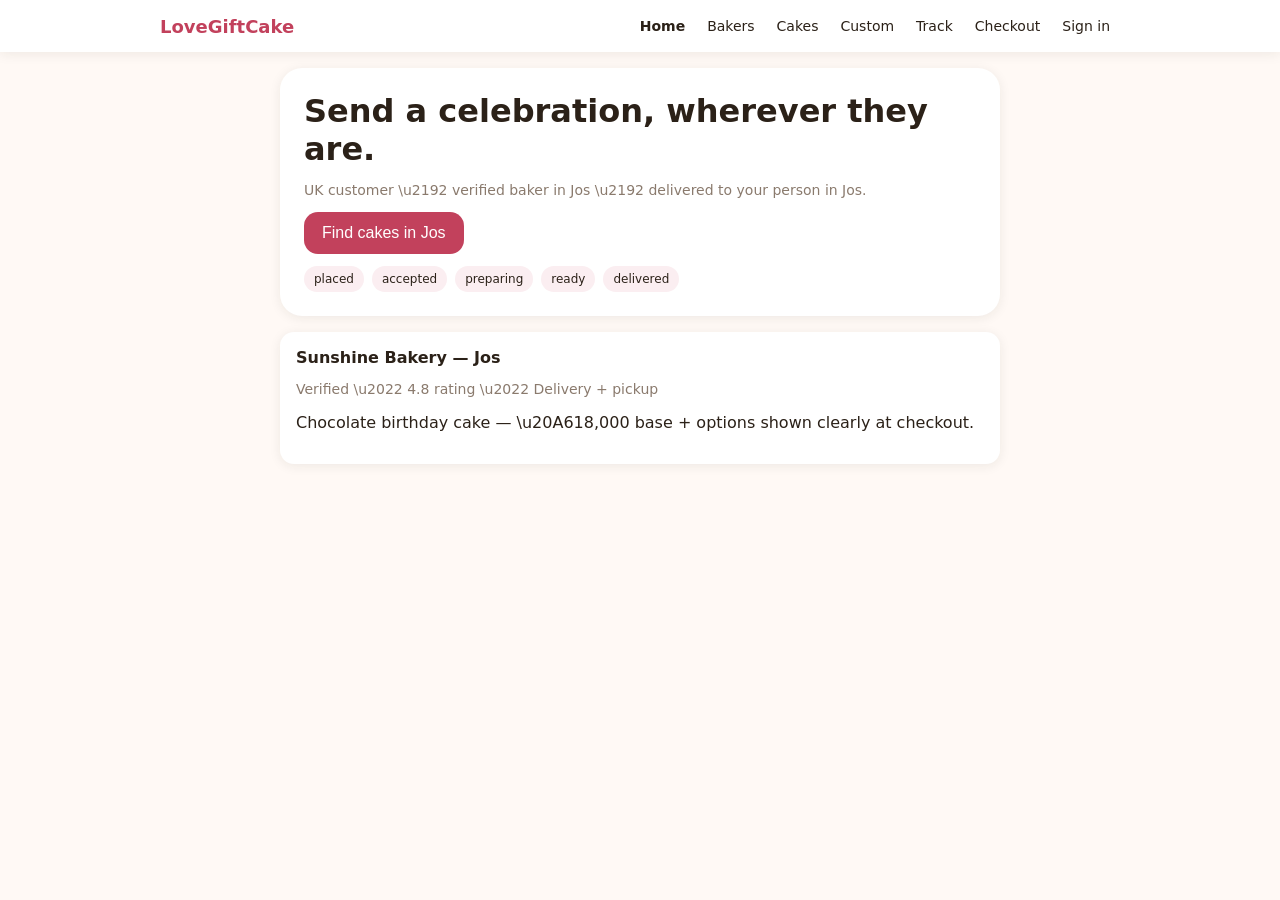
<file: apps/web/index.html>
<!doctype html>
<html lang="en">
<head>
  <meta charset="utf-8" />
  <meta name="viewport" content="width=device-width, initial-scale=1" />
  <title>LoveGiftCake — Send a celebration, wherever they are</title>
  <link rel="stylesheet" href="./tokens.css" />
  <link rel="stylesheet" href="./responsive.css" />
  <style>
    body { font-family: var(--font-sans); background: var(--color-bg); color: var(--color-text); margin: 0; }
    .wrap { max-width: 720px; margin: 0 auto; padding: var(--space-4); }
    .hero { background: var(--color-surface); border-radius: var(--radius-lg); box-shadow: var(--shadow-card); padding: var(--space-6); }
    .btn { background: var(--color-primary); color: #fff; border: 0; border-radius: var(--radius-md); padding: 12px 18px; font-size: var(--text-base); }
    .card { background: var(--color-surface); border-radius: var(--radius-md); box-shadow: var(--shadow-card); padding: var(--space-4); margin-top: var(--space-4); }
    .muted { color: var(--color-muted); font-size: var(--text-sm); }
    .steps { display: flex; gap: var(--space-2); flex-wrap: wrap; margin-top: var(--space-3); }
    .step { font-size: var(--text-xs); background: #fbeef1; border-radius: 999px; padding: 6px 10px; }
  </style>
</head>
<body>
  <div class="wrap">
    <div class="hero">
      <h1 style="font-size:var(--text-2xl);margin:0">Send a celebration, wherever they are.</h1>
      <p class="muted">UK customer \u2192 verified baker in Jos \u2192 delivered to your person in Jos.</p>
      <button class="btn">Find cakes in Jos</button>
      <div class="steps">
        <span class="step">placed</span><span class="step">accepted</span>
        <span class="step">preparing</span><span class="step">ready</span>
        <span class="step">delivered</span>
      </div>
    </div>
    <div class="card">
      <strong>Sunshine Bakery — Jos</strong>
      <p class="muted">Verified \u2022 4.8 rating \u2022 Delivery + pickup</p>
      <p>Chocolate birthday cake — \u20A618,000 base + options shown clearly at checkout.</p>
    </div>
  </div>
<script src="./site.js"></script>
<script src="./nav.js" defer></script>
</body>
</html>
</file>
<file: apps/web/tokens.css>
/* LoveGiftCake design tokens — Phase 0, free-first (plain CSS, no paid UI kit) */
:root {
  --color-primary: #c2415c;
  --color-primary-dark: #9c2d44;
  --color-accent: #f59e0b;
  --color-bg: #fff9f5;
  --color-surface: #ffffff;
  --color-text: #2b2118;
  --color-muted: #8a7a6d;
  --color-success: #15803d;
  --color-warning: #b45309;
  --color-danger: #b91c1c;
  --font-sans: system-ui, -apple-system, "Segoe UI", Roboto, sans-serif;
  --text-xs: 0.75rem;
  --text-sm: 0.875rem;
  --text-base: 1rem;
  --text-lg: 1.125rem;
  --text-xl: 1.5rem;
  --text-2xl: 2rem;
  --space-1: 4px;
  --space-2: 8px;
  --space-3: 12px;
  --space-4: 16px;
  --space-6: 24px;
  --radius-sm: 8px;
  --radius-md: 14px;
  --radius-lg: 22px;
  --shadow-card: 0 2px 12px rgb(43 33 24 / 0.08);
}
</file>
<file: apps/web/responsive.css>
/* LoveGiftCake responsive layer — free plain CSS. Loaded after tokens.css */
.site-nav { position: sticky; top: 0; z-index: 50; background: var(--color-surface); box-shadow: var(--shadow-card); }
.site-nav .inner { max-width: 960px; margin: 0 auto; padding: 10px var(--space-4); display: flex; align-items: center; gap: var(--space-2); }
.site-nav .brand { font-weight: 800; color: var(--color-primary); text-decoration: none; font-size: var(--text-lg); margin-right: auto; }
.site-nav .links { display: flex; gap: 2px; flex-wrap: wrap; align-items: center; }
.site-nav a.navlink { text-decoration: none; color: var(--color-text); font-size: var(--text-sm); padding: 8px 10px; border-radius: var(--radius-sm); }
.site-nav a.navlink:hover { background: #fbeef1; }
.site-nav .who { font-size: var(--text-xs); color: var(--color-muted); }
.site-nav .burger { display: none; border: 1px solid #e5d9cf; background: var(--color-surface); border-radius: var(--radius-sm); padding: 8px 10px; font-size: var(--text-base); }
@media (max-width: 640px) {
  .site-nav .burger { display: block; }
  .site-nav .links { display: none; width: 100%; flex-direction: column; align-items: stretch; padding-bottom: 8px; }
  .site-nav.open .links { display: flex; }
  .site-nav a.navlink { padding: 12px 10px; font-size: var(--text-base); }
  .wrap { padding: var(--space-3); }
  .btn { padding: 14px 18px; }
}
@media (min-width: 961px) { .wrap { max-width: 960px; } }
img { max-width: 100%; height: auto; }
:focus-visible { outline: 3px solid var(--color-accent); outline-offset: 2px; }
</file>
